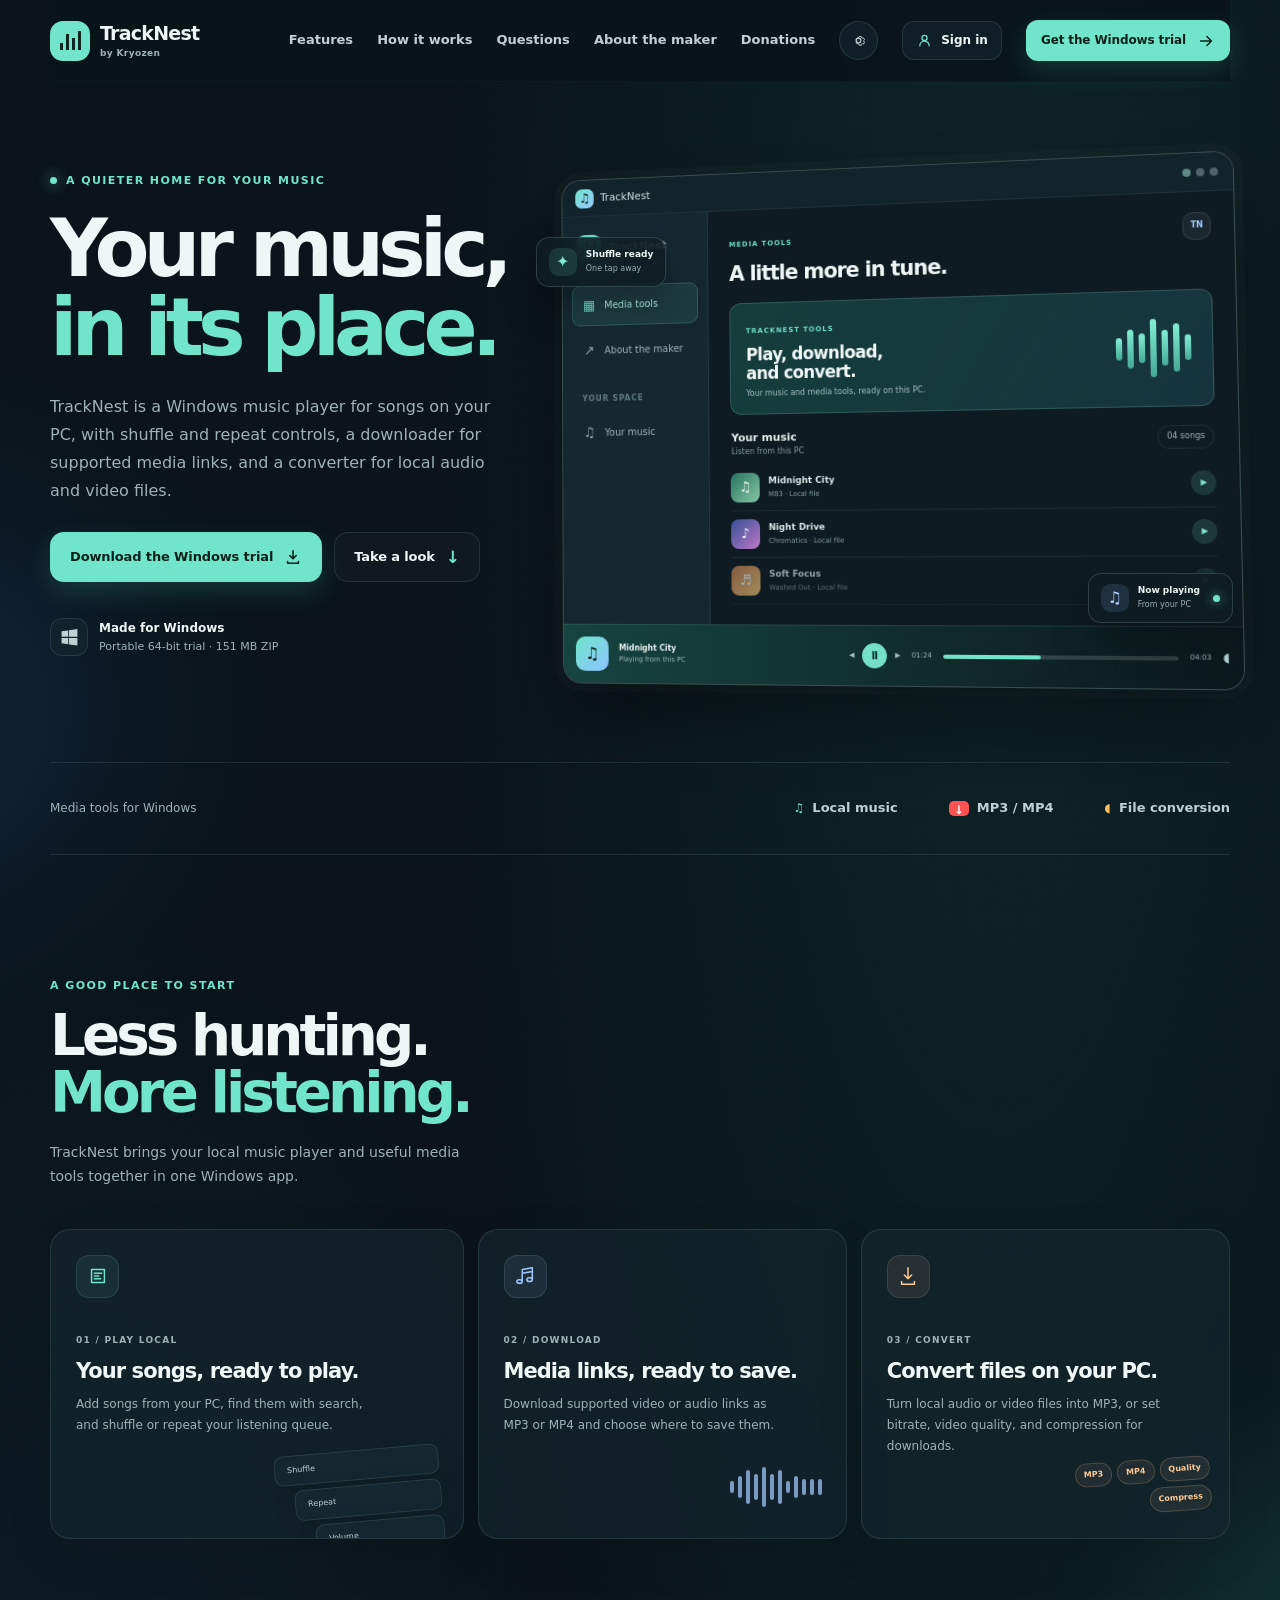
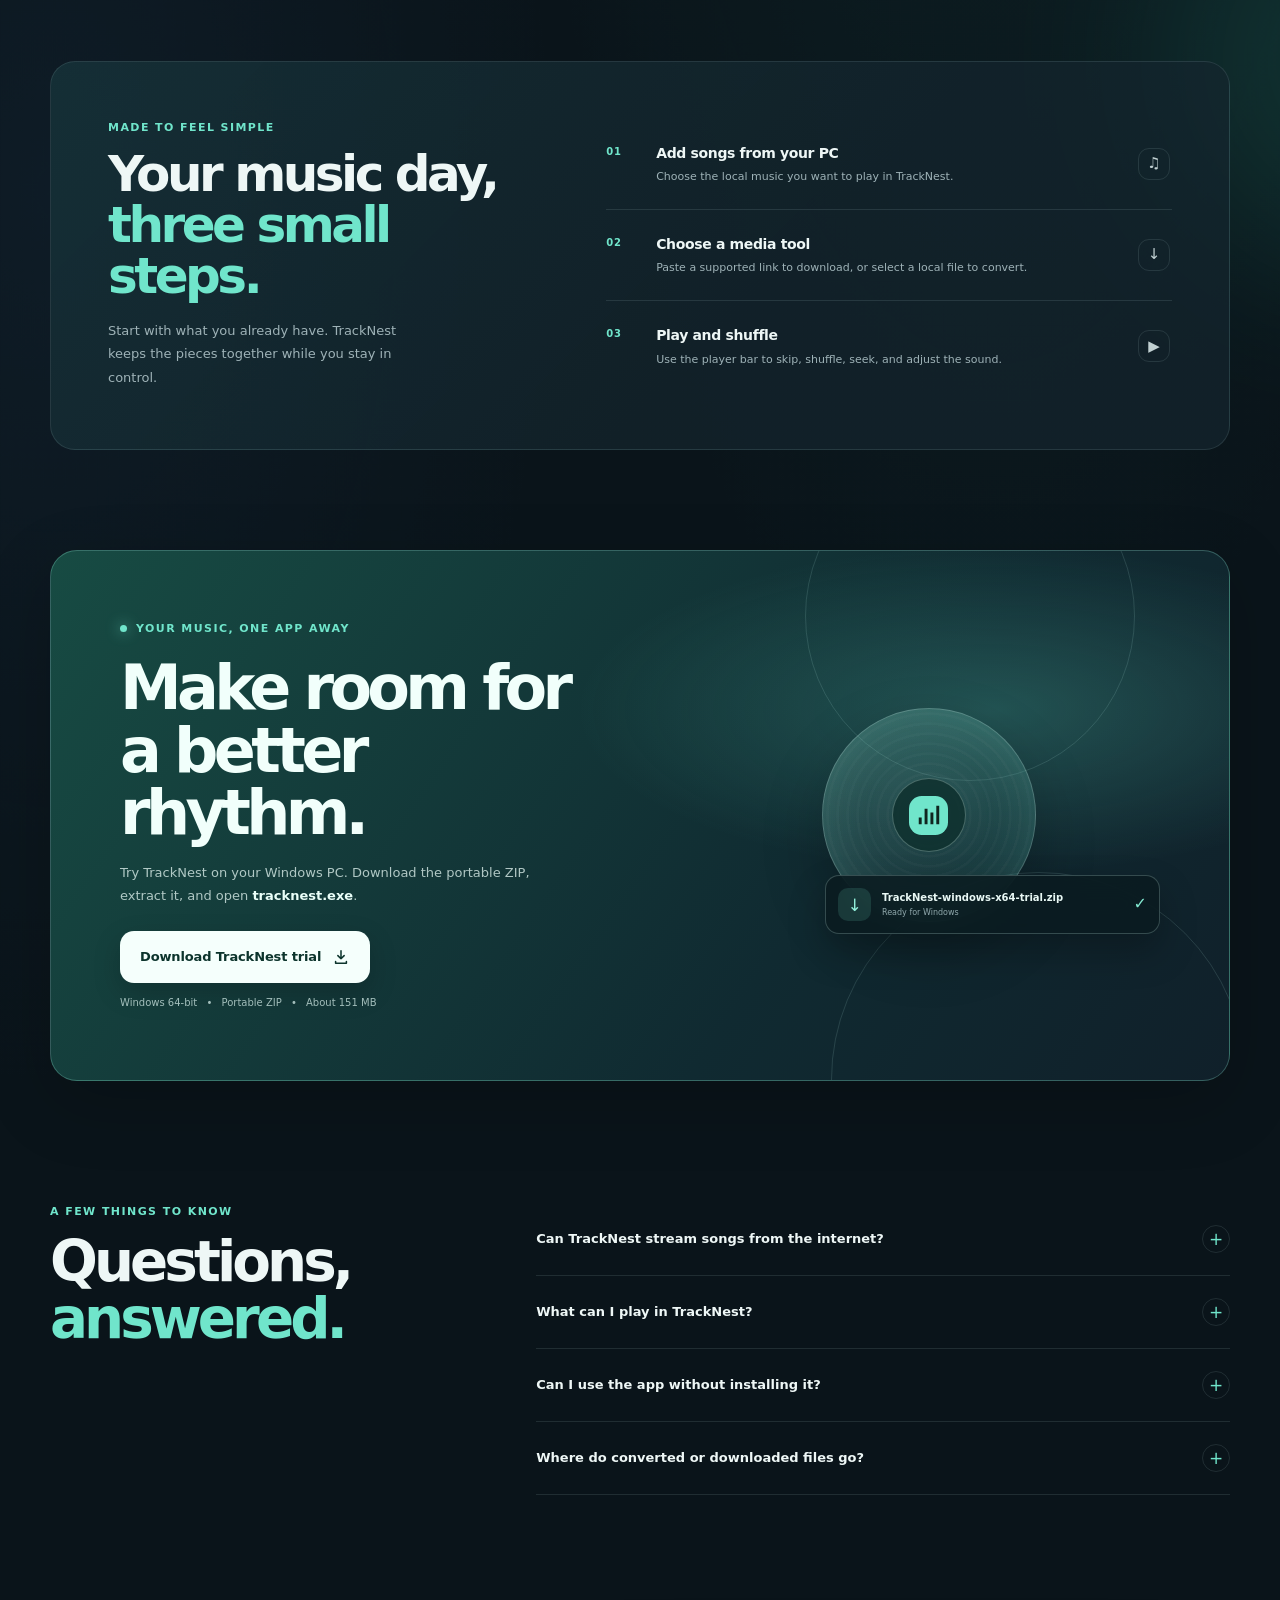
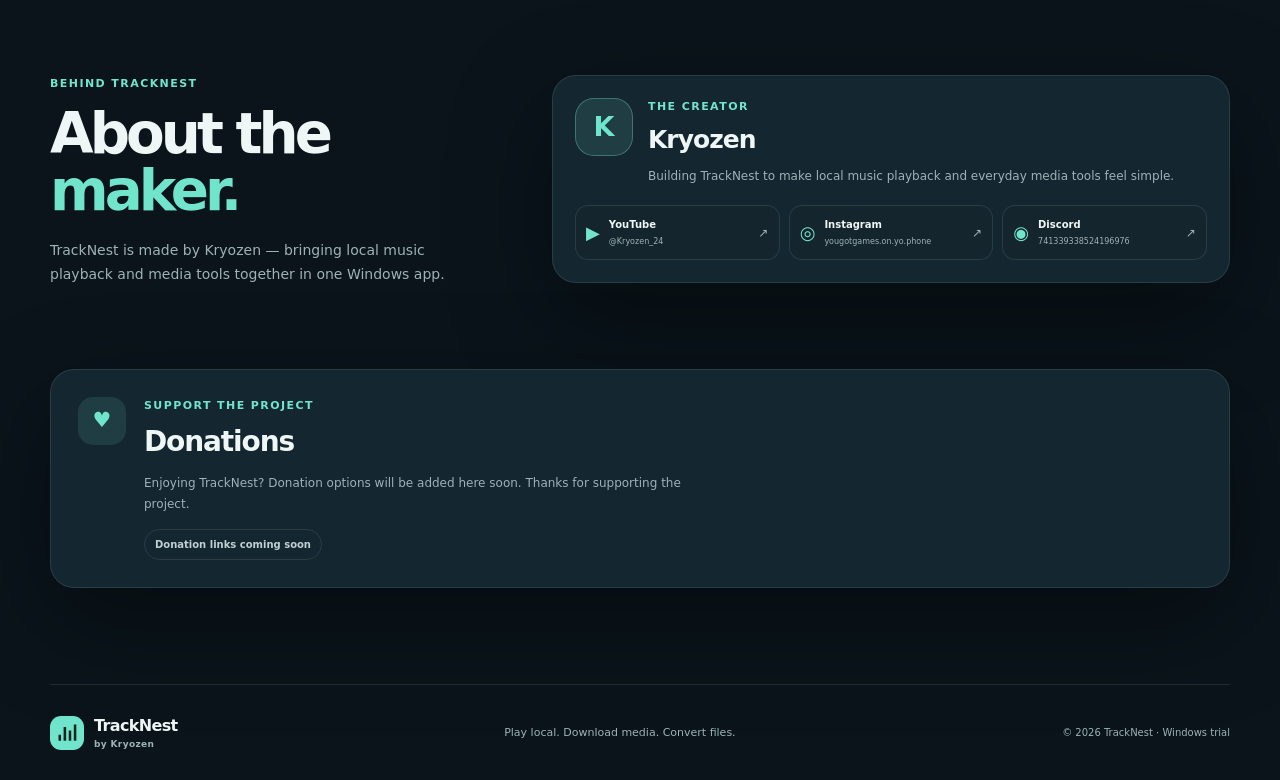
<file: website/index.html>
<!doctype html>
<html lang="en">
  <head>
    <meta charset="UTF-8" />
    <meta name="viewport" content="width=device-width, initial-scale=1" />
    <meta name="theme-color" content="#0b151b" />
    <meta
      name="description"
      content="TrackNest by Kryozen is a Windows music player with shuffle, media downloads, and local file conversion."
    />
    <title>TrackNest — your music, in its place</title>
    <link rel="icon" type="image/svg+xml" href="assets/tracknest-mark.svg" />
    <link rel="stylesheet" href="styles.css?v=5" />
    <script src="auth-config.js?v=3" defer></script>
    <script src="script.js?v=4" defer></script>
  </head>
  <body>
    <div class="page-glow page-glow-one" aria-hidden="true"></div>
    <div class="page-glow page-glow-two" aria-hidden="true"></div>

    <header class="site-header">
      <a class="brand" href="#home" aria-label="TrackNest home">
        <span class="brand-mark" aria-hidden="true">
          <svg viewBox="0 0 40 40" fill="none">
            <rect width="40" height="40" rx="13" fill="currentColor" />
            <path d="M10 22h3v7h-3zm6-9h3v16h-3zm6 4h3v12h-3zm6-7h3v19h-3z" fill="#10251F" />
          </svg>
        </span>
        <span class="brand-label"><b>TrackNest</b><small>by Kryozen</small></span>
      </a>

      <button class="menu-toggle" type="button" aria-expanded="false" aria-controls="primary-nav">
        <span class="sr-only">Open menu</span>
        <span></span><span></span>
      </button>

      <nav class="primary-nav" id="primary-nav" aria-label="Main navigation">
        <a href="#features">Features</a>
        <a href="#how-it-works">How it works</a>
        <a href="#questions">Questions</a>
        <a href="#about-maker">About the maker</a>
        <a href="#donations">Donations</a>
        <button class="settings-toggle" type="button" aria-haspopup="dialog" aria-label="Open settings" title="Settings">
          <svg viewBox="0 0 24 24" fill="none" aria-hidden="true"><path d="M12 8.7a3.3 3.3 0 1 0 0 6.6 3.3 3.3 0 0 0 0-6.6Z" stroke="currentColor" stroke-width="1.7"/><path d="m19.4 13.5 1.1.8-1.5 2.6-1.3-.5a7.7 7.7 0 0 1-1.5.9l-.2 1.4h-3l-.3-1.4a7.7 7.7 0 0 1-1.5-.9l-1.3.5-1.5-2.6 1.1-.8a7.5 7.5 0 0 1 0-1.8l-1.1-.8 1.5-2.6 1.3.5a7.7 7.7 0 0 1 1.5-.9l.3-1.4h3l.2 1.4a7.7 7.7 0 0 1 1.5.9l1.3-.5 1.5 2.6-1.1.8a7.5 7.5 0 0 1 0 1.8Z" stroke="currentColor" stroke-width="1.35" stroke-linejoin="round"/></svg>
        </button>
        <button class="sign-in-open" type="button" aria-haspopup="dialog"><svg viewBox="0 0 20 20" fill="none" aria-hidden="true"><path d="M10 10a3 3 0 1 0 0-6 3 3 0 0 0 0 6Zm5.5 6.2a5.5 5.5 0 0 0-11 0" stroke="currentColor" stroke-width="1.5" stroke-linecap="round"/></svg><span>Sign in</span></button>
        <a class="button button-small button-primary" href="https://github.com/kryozen459/TrackNest/releases/latest/download/TrackNest-windows-x64-trial.zip" download>
          Get the Windows trial
          <svg viewBox="0 0 20 20" fill="none" aria-hidden="true"><path d="M4 10h12m-5-5 5 5-5 5" stroke="currentColor" stroke-width="1.7" stroke-linecap="round" stroke-linejoin="round" /></svg>
        </a>
      </nav>
    </header>

    <dialog class="site-dialog settings-dialog" id="settings-dialog" aria-labelledby="settings-title">
      <div class="dialog-card">
        <div class="dialog-heading">
          <img src="assets/tracknest-mouse.svg" alt="" class="dialog-mouse" />
          <div><p class="eyebrow">MAKE IT YOURS</p><h2 id="settings-title">Settings</h2><p>Little details, just the way you like them.</p></div>
          <button class="dialog-close" type="button" aria-label="Close settings">×</button>
        </div>
        <section class="settings-group" aria-label="Appearance settings">
          <h3>Appearance</h3>
          <div class="setting-row"><span class="setting-symbol">◐</span><span class="setting-copy"><b>Dark mode</b><small>Use the calm night palette</small></span><button class="setting-switch" type="button" role="switch" aria-checked="true" data-setting="darkMode" aria-label="Dark mode"></button></div>
          <div class="setting-row"><span class="setting-symbol">≈</span><span class="setting-copy"><b>Reduce motion</b><small>Shorten page and theme animations</small></span><button class="setting-switch" type="button" role="switch" aria-checked="false" data-setting="reduceMotion" aria-label="Reduce motion"></button></div>
        </section>
        <section class="settings-group" aria-label="Pointer settings">
          <h3>Pointer</h3>
          <div class="setting-row"><span class="setting-symbol">⌖</span><span class="setting-copy"><b>Glowing mouse pointer</b><small>Use the custom mint outline cursor</small></span><button class="setting-switch" type="button" role="switch" aria-checked="true" data-setting="cursorGlow" aria-label="Glowing mouse pointer"></button></div>
        </section>
        <div class="settings-footer"><span>Your preferences stay in this browser.</span><button id="reset-settings" type="button">Reset defaults</button></div>
      </div>
    </dialog>

    <dialog class="site-dialog signin-dialog" id="sign-in-dialog" aria-labelledby="signin-title">
      <div class="dialog-card signin-card">
        <div class="dialog-heading">
          <img src="assets/tracknest-mouse.svg" alt="" class="dialog-mouse" />
          <div><p class="eyebrow">YOUR TRACKNEST</p><h2 id="signin-title">Sign in</h2><p>Use your email to access your account.</p></div>
          <button class="dialog-close" type="button" aria-label="Close sign in">×</button>
        </div>
        <form id="email-signin-form">
          <label for="signin-email">Email address</label>
          <input id="signin-email" name="email" type="email" autocomplete="email" placeholder="you@example.com" required />
          <label for="signin-code" id="signin-code-label" hidden>One-time code</label>
          <input id="signin-code" name="code" type="text" inputmode="numeric" autocomplete="one-time-code" placeholder="Enter the code from your email" hidden />
          <button class="button button-primary signin-submit" type="submit">Continue with email <span aria-hidden="true">→</span></button>
          <p class="signin-status" id="signin-status" role="status">Email sign-in is waiting for account setup. No email is sent yet.</p>
        </form>
        <p class="signin-status signin-session" id="signin-session" role="status" hidden></p>
        <button class="signin-signout" id="signin-signout" type="button" hidden>Sign out</button>
        <div class="signin-note"><span class="status-dot"></span> Sign-in uses a one-time email code.</div>
      </div>
    </dialog>

    <main>
      <section class="hero section-shell" id="home">
        <div class="hero-copy reveal">
          <p class="eyebrow"><span class="status-dot"></span> A quieter home for your music</p>
          <h1>Your music,<br /><span>in its place.</span></h1>
          <p class="hero-description">
            TrackNest is a Windows music player for songs on your PC, with shuffle and repeat controls, a downloader for supported media links, and a converter for local audio and video files.
          </p>
          <div class="hero-actions">
            <a class="button button-primary" href="https://github.com/kryozen459/TrackNest/releases/latest/download/TrackNest-windows-x64-trial.zip" download>
              Download the Windows trial
              <svg viewBox="0 0 20 20" fill="none" aria-hidden="true"><path d="M10 3v9m0 0 3.5-3.5M10 12 6.5 8.5M4 15v2h12v-2" stroke="currentColor" stroke-width="1.7" stroke-linecap="round" stroke-linejoin="round" /></svg>
            </a>
            <a class="button button-quiet" href="#features">Take a look <span aria-hidden="true">↓</span></a>
          </div>
          <div class="build-note">
            <span class="windows-mark" aria-hidden="true">
              <svg viewBox="0 0 24 24" fill="currentColor"><path d="M2 4.2 10.4 3v8H2zm9.4-1.3L22 1.4V11H11.4zM2 12.6h8.4v8L2 19.4zm9.4 0H22v9.6l-10.6-1.5z" /></svg>
            </span>
            <span><strong>Made for Windows</strong><small>Portable 64-bit trial · 151 MB ZIP</small></span>
          </div>
        </div>

        <div class="hero-art reveal" aria-label="TrackNest app preview">
          <div class="art-orbit orbit-one"></div>
          <div class="art-orbit orbit-two"></div>
          <div class="app-window">
            <div class="window-topbar">
              <div class="window-brand"><span class="mini-mark">♫</span> TrackNest</div>
              <div class="window-dots"><i></i><i></i><i></i></div>
            </div>
            <div class="window-body">
              <aside class="mock-sidebar">
                <div class="mock-logo"><span class="brand-mark mini"><svg viewBox="0 0 40 40" fill="none"><rect width="40" height="40" rx="13" fill="currentColor"/><path d="M10 22h3v7h-3zm6-9h3v16h-3zm6 4h3v12h-3zm6-7h3v19h-3z" fill="#10251F"/></svg></span><b>TrackNest</b></div>
                <div class="mock-nav active"><span>▦</span> Media tools</div>
                <div class="mock-nav"><span>↗</span> About the maker</div>
                <div class="sidebar-caption">YOUR SPACE</div>
                <div class="mock-nav"><span>♫</span> Your music</div>
              </aside>
              <div class="mock-content">
                <div class="mock-heading"><div><span class="tiny-label">MEDIA TOOLS</span><h2>A little more in tune.</h2></div><span class="mock-avatar">TN</span></div>
                <div class="mock-banner">
                  <div><span class="tiny-label">TRACKNEST TOOLS</span><h3>Play, download,<br />and convert.</h3><p>Your music and media tools, ready on this PC.</p></div>
                  <div class="equalizer" aria-hidden="true"><i></i><i></i><i></i><i></i><i></i><i></i><i></i></div>
                </div>
                <div class="mock-library-head"><div><b>Your music</b><small>Listen from this PC</small></div><span class="mock-count">04 songs</span></div>
                <div class="mock-track"><span class="track-cover cover-one">♫</span><span class="track-copy"><b>Midnight City</b><small>M83 · Local file</small></span><span class="track-play">▶</span></div>
                <div class="mock-track"><span class="track-cover cover-two">♪</span><span class="track-copy"><b>Night Drive</b><small>Chromatics · Local file</small></span><span class="track-play">▶</span></div>
                <div class="mock-track muted-track"><span class="track-cover cover-three">♬</span><span class="track-copy"><b>Soft Focus</b><small>Washed Out · Local file</small></span><span class="track-play">▶</span></div>
              </div>
            </div>
            <div class="mock-player">
              <span class="player-art">♫</span><span class="player-title"><b>Midnight City</b><small>Playing from this PC</small></span>
              <span class="player-transport"><i>◀</i><b>Ⅱ</b><i>▶</i></span>
              <span class="player-time">01:24</span><span class="player-progress"><i></i></span><span class="player-time">04:03</span>
              <span class="player-volume">◖</span>
            </div>
          </div>
          <div class="floating-chip chip-left"><span class="chip-icon">✦</span><span><b>Shuffle ready</b><small>One tap away</small></span></div>
          <div class="floating-chip chip-right"><span class="chip-icon chip-blue">♫</span><span><b>Now playing</b><small>From your PC</small></span><span class="chip-pulse"></span></div>
        </div>
      </section>

      <section class="service-strip section-shell reveal" aria-label="TrackNest features">
        <span class="service-label">Media tools for Windows</span>
        <div class="service-names"><span><i class="service-spot">♫</i> Local music</span><span><i class="service-yt">↓</i> MP3 / MP4</span><span><i class="service-sc">◖</i> File conversion</span></div>
      </section>

      <section class="features section-shell section-space" id="features">
        <div class="section-heading reveal">
          <p class="eyebrow">A good place to start</p>
          <h2>Less hunting.<br /><span>More listening.</span></h2>
          <p>TrackNest brings your local music player and useful media tools together in one Windows app.</p>
        </div>
        <div class="feature-grid">
          <article class="feature-card feature-large reveal">
            <div class="feature-icon mint-icon"><svg viewBox="0 0 24 24" fill="none" aria-hidden="true"><path d="M5 5h14v14H5zM8 9h8M8 12h5M8 15h7" stroke="currentColor" stroke-width="1.6" stroke-linecap="round" stroke-linejoin="round"/></svg></div>
            <span class="feature-index">01 / PLAY LOCAL</span>
            <h3>Your songs, ready to play.</h3>
            <p>Add songs from your PC, find them with search, and shuffle or repeat your listening queue.</p>
            <div class="feature-decoration playlist-decoration" aria-hidden="true"><span>Shuffle</span><span>Repeat</span><span>Volume</span></div>
          </article>
          <article class="feature-card reveal">
            <div class="feature-icon blue-icon"><svg viewBox="0 0 24 24" fill="none" aria-hidden="true"><path d="M9 18V5l11-2v13M9 18c0 1.1-1.3 2-3 2s-3-.9-3-2 1.3-2 3-2 3 .9 3 2Zm11-2c0 1.1-1.3 2-3 2s-3-.9-3-2 1.3-2 3-2 3 .9 3 2ZM9 9l11-2" stroke="currentColor" stroke-width="1.6" stroke-linecap="round" stroke-linejoin="round"/></svg></div>
            <span class="feature-index">02 / DOWNLOAD</span>
            <h3>Media links, ready to save.</h3>
            <p>Download supported video or audio links as MP3 or MP4 and choose where to save them.</p>
            <div class="mini-wave" aria-hidden="true"><i></i><i></i><i></i><i></i><i></i><i></i><i></i><i></i><i></i><i></i><i></i><i></i></div>
          </article>
          <article class="feature-card reveal">
            <div class="feature-icon peach-icon"><svg viewBox="0 0 24 24" fill="none" aria-hidden="true"><path d="M12 3v12m0 0 4-4m-4 4-4-4M5 18v3h14v-3" stroke="currentColor" stroke-width="1.6" stroke-linecap="round" stroke-linejoin="round"/></svg></div>
            <span class="feature-index">03 / CONVERT</span>
            <h3>Convert files on your PC.</h3>
            <p>Turn local audio or video files into MP3, or set bitrate, video quality, and compression for downloads.</p>
            <div class="format-pills" aria-hidden="true"><span>MP3</span><span>MP4</span><span>Quality</span><span>Compress</span></div>
          </article>
        </div>
      </section>

      <section class="how-section section-shell section-space" id="how-it-works">
        <div class="how-panel reveal">
          <div class="how-intro"><p class="eyebrow">Made to feel simple</p><h2>Your music day,<br /><span>three small steps.</span></h2><p>Start with what you already have. TrackNest keeps the pieces together while you stay in control.</p></div>
          <div class="steps">
            <article class="step"><span class="step-number">01</span><div><h3>Add songs from your PC</h3><p>Choose the local music you want to play in TrackNest.</p></div><span class="step-symbol">♫</span></article>
            <article class="step"><span class="step-number">02</span><div><h3>Choose a media tool</h3><p>Paste a supported link to download, or select a local file to convert.</p></div><span class="step-symbol">↓</span></article>
            <article class="step"><span class="step-number">03</span><div><h3>Play and shuffle</h3><p>Use the player bar to skip, shuffle, seek, and adjust the sound.</p></div><span class="step-symbol">▶</span></article>
          </div>
        </div>
      </section>

      <section class="download-section section-shell section-space" id="download">
        <div class="download-card reveal">
          <div class="download-spark spark-one" aria-hidden="true"></div><div class="download-spark spark-two" aria-hidden="true"></div>
          <div class="download-copy"><p class="eyebrow"><span class="status-dot"></span> Your music, one app away</p><h2>Make room for<br />a better rhythm.</h2><p>Try TrackNest on your Windows PC. Download the portable ZIP, extract it, and open <strong>tracknest.exe</strong>.</p><a class="button button-light" href="https://github.com/kryozen459/TrackNest/releases/latest/download/TrackNest-windows-x64-trial.zip" download>Download TrackNest trial <svg viewBox="0 0 20 20" fill="none" aria-hidden="true"><path d="M10 3v9m0 0 3.5-3.5M10 12 6.5 8.5M4 15v2h12v-2" stroke="currentColor" stroke-width="1.7" stroke-linecap="round" stroke-linejoin="round" /></svg></a><span class="download-meta">Windows 64-bit <i>•</i> Portable ZIP <i>•</i> About 151 MB</span></div>
          <div class="download-art" aria-hidden="true"><div class="disc"><div class="disc-center"><span class="brand-mark"><svg viewBox="0 0 40 40" fill="none"><rect width="40" height="40" rx="13" fill="currentColor"/><path d="M10 22h3v7h-3zm6-9h3v16h-3zm6 4h3v12h-3zm6-7h3v19h-3z" fill="#10251F"/></svg></span></div></div><div class="download-bar"><span class="dl-icon">↓</span><span><b>TrackNest-windows-x64-trial.zip</b><small>Ready for Windows</small></span><span class="dl-check">✓</span></div></div>
        </div>
      </section>

      <section class="faq-section section-shell section-space" id="questions">
        <div class="section-heading reveal"><p class="eyebrow">A few things to know</p><h2>Questions,<br /><span>answered.</span></h2></div>
        <div class="faq-list reveal">
          <details><summary>Can TrackNest stream songs from the internet?<span>+</span></summary><p>TrackNest plays music files saved on your PC. Its downloader can save supported media links to a folder you choose.</p></details>
          <details><summary>What can I play in TrackNest?<span>+</span></summary><p>Add audio files from your PC to Your music. The player includes play/pause, previous/next, seeking, volume, shuffle, and repeat.</p></details>
          <details><summary>Can I use the app without installing it?<span>+</span></summary><p>The Windows trial is a portable ZIP. Extract the folder and open tracknest.exe to start.</p></details>
          <details><summary>Where do converted or downloaded files go?<span>+</span></summary><p>Choose a save folder in the app before converting or downloading media.</p></details>
        </div>
      </section>

      <section class="creator-section section-shell section-space" id="about-maker">
        <div class="section-heading reveal">
          <p class="eyebrow">BEHIND TRACKNEST</p>
          <h2>About the <span>maker.</span></h2>
          <p>TrackNest is made by Kryozen — bringing local music playback and media tools together in one Windows app.</p>
        </div>
        <div class="creator-card reveal">
          <div class="creator-avatar" aria-hidden="true">K</div>
          <div class="creator-intro"><p class="eyebrow">THE CREATOR</p><h3>Kryozen</h3><p>Building TrackNest to make local music playback and everyday media tools feel simple.</p></div>
          <div class="creator-socials" aria-label="Kryozen’s social profiles">
            <a href="https://www.youtube.com/@Kryozen_24" target="_blank" rel="noopener noreferrer"><span aria-hidden="true">▶</span><span><b>YouTube</b><small>@Kryozen_24</small></span><span class="social-arrow" aria-hidden="true">↗</span></a>
            <a href="https://www.instagram.com/yougotgames.on.yo.phone/" target="_blank" rel="noopener noreferrer"><span aria-hidden="true">◎</span><span><b>Instagram</b><small>yougotgames.on.yo.phone</small></span><span class="social-arrow" aria-hidden="true">↗</span></a>
            <a href="https://discord.com/users/741339338524196976" target="_blank" rel="noopener noreferrer"><span aria-hidden="true">◉</span><span><b>Discord</b><small>741339338524196976</small></span><span class="social-arrow" aria-hidden="true">↗</span></a>
          </div>
        </div>
      </section>

      <section class="donations-section section-shell section-space" id="donations">
        <div class="donation-card reveal">
          <span class="donation-icon" aria-hidden="true">♥</span>
          <div><p class="eyebrow">SUPPORT THE PROJECT</p><h2>Donations</h2><p>Enjoying TrackNest? Donation options will be added here soon. Thanks for supporting the project.</p><span class="donation-status">Donation links coming soon</span></div>
        </div>
      </section>
    </main>

    <footer class="site-footer section-shell">
      <a class="brand" href="#home"><span class="brand-mark" aria-hidden="true"><svg viewBox="0 0 40 40" fill="none"><rect width="40" height="40" rx="13" fill="currentColor"/><path d="M10 22h3v7h-3zm6-9h3v16h-3zm6 4h3v12h-3zm6-7h3v19h-3z" fill="#10251F"/></svg></span><span class="brand-label"><b>TrackNest</b><small>by Kryozen</small></span></a>
      <p>Play local. Download media. Convert files.</p>
      <span class="footer-copy">© <span id="current-year">2026</span> TrackNest · Windows trial</span>
    </footer>
  </body>
</html>
</file>
<file: website/styles.css>
:root {
  color-scheme: dark;
  --bg: #0a141a;
  --bg-soft: #0e1b22;
  --panel: rgba(20, 37, 46, 0.82);
  --panel-strong: #142630;
  --line: rgba(210, 239, 239, 0.11);
  --text: #eef7f6;
  --muted: #9eb2b7;
  --muted-strong: #c1d0d2;
  --accent: #70e5cb;
  --accent-deep: #40c6aa;
  --blue: #a2caff;
  --peach: #ffca96;
  --shadow: 0 34px 100px rgba(0, 0, 0, 0.36);
  --header-bg: rgba(10, 20, 26, 0.76);
  --card-bg: rgba(20, 37, 46, 0.7);
}

:root[data-theme='light'] {
  color-scheme: light;
  --bg: #f1f7f7;
  --bg-soft: #e8f0f1;
  --panel: rgba(255, 255, 255, 0.83);
  --panel-strong: #ffffff;
  --line: rgba(25, 65, 73, 0.13);
  --text: #14272d;
  --muted: #5d737a;
  --muted-strong: #37545b;
  --accent: #087e72;
  --accent-deep: #087267;
  --blue: #386a9b;
  --peach: #9a5b00;
  --shadow: 0 28px 80px rgba(43, 78, 84, 0.15);
  --header-bg: rgba(241, 247, 247, 0.84);
  --card-bg: rgba(255, 255, 255, 0.77);
}

* { box-sizing: border-box; }

body[data-cursor-glow='on'] { cursor: url("assets/tracknest-pointer.svg") 6 4, auto; }
body[data-cursor-glow='on'] a, body[data-cursor-glow='on'] button, body[data-cursor-glow='on'] summary { cursor: url("assets/tracknest-pointer.svg") 6 4, pointer; }

html { scroll-behavior: smooth; scroll-padding-top: 94px; }

body {
  position: relative;
  min-width: 320px;
  margin: 0;
  overflow-x: hidden;
  background:
    radial-gradient(ellipse at 78% 9%, rgba(40, 158, 135, 0.12), transparent 35rem),
    radial-gradient(ellipse at 4% 45%, rgba(64, 116, 180, 0.08), transparent 32rem),
    var(--bg);
  color: var(--text);
  font-family: "Segoe UI", Inter, ui-sans-serif, system-ui, -apple-system, BlinkMacSystemFont, sans-serif;
  line-height: 1.55;
  transition: background-color 360ms ease, color 360ms ease;
}

button, a { font: inherit; }
a { color: inherit; text-decoration: none; }
button { color: inherit; }
svg { display: block; }

.sr-only {
  position: absolute;
  width: 1px;
  height: 1px;
  padding: 0;
  margin: -1px;
  overflow: hidden;
  clip: rect(0, 0, 0, 0);
  white-space: nowrap;
  border: 0;
}

.page-glow {
  position: absolute;
  z-index: -1;
  width: 420px;
  height: 420px;
  border-radius: 50%;
  filter: blur(90px);
  opacity: 0.13;
  pointer-events: none;
}

.page-glow-one { top: 500px; left: -300px; background: #397fed; }
.page-glow-two { top: 1450px; right: -300px; background: #37deb6; }

.section-shell, .site-header {
  width: min(1180px, calc(100% - 64px));
  margin-inline: auto;
}

.site-header {
  position: sticky;
  z-index: 20;
  top: 0;
  display: flex;
  min-height: 82px;
  align-items: center;
  justify-content: space-between;
  border-bottom: 1px solid var(--line);
  background: var(--header-bg);
  backdrop-filter: blur(20px);
  -webkit-backdrop-filter: blur(20px);
}

.site-header::before {
  position: fixed;
  z-index: -1;
  top: 0;
  right: 0;
  left: 0;
  height: 82px;
  background: var(--header-bg);
  content: "";
}

.brand { display: inline-flex; align-items: center; gap: 10px; font-size: 19px; font-weight: 750; letter-spacing: -0.04em; }
.brand-mark { display: inline-flex; width: 40px; height: 40px; color: var(--accent); }
.brand-mark svg { width: 100%; height: 100%; }
.brand-label { display: flex; flex-direction: column; align-items: flex-start; line-height: 1.12; }
.brand-label b { font-size: inherit; font-weight: 750; }
.brand-label small { margin-top: 4px; color: var(--muted); font-size: 9px; font-weight: 600; letter-spacing: .04em; }
.primary-nav { display: flex; align-items: center; gap: 24px; color: var(--muted-strong); font-size: 13px; font-weight: 600; }
.primary-nav > a:not(.button) { transition: color 180ms ease; }
.primary-nav > a:not(.button):hover { color: var(--text); }

.theme-toggle, .settings-toggle, .menu-toggle {
  display: grid;
  width: 39px;
  height: 39px;
  place-items: center;
  border: 1px solid var(--line);
  border-radius: 50%;
  background: var(--card-bg);
  cursor: pointer;
  transition: transform 180ms ease, border-color 180ms ease, background 180ms ease;
}

.theme-toggle:hover, .settings-toggle:hover, .menu-toggle:hover { transform: translateY(-2px); border-color: var(--accent); }
.theme-toggle svg, .settings-toggle svg { width: 17px; height: 17px; }
.primary-nav .theme-toggle, .primary-nav .settings-toggle { width: 39px; height: 39px; min-height: 39px; padding: 0; flex: 0 0 39px; }
.primary-nav .theme-toggle svg, .primary-nav .settings-toggle svg, .primary-nav .sign-in-open svg { width: 17px; height: 17px; max-width: 17px; max-height: 17px; }
.sign-in-open { display: inline-flex; min-height: 39px; align-items: center; justify-content: center; gap: 8px; padding: 0 13px; border: 1px solid var(--line); border-radius: 12px; background: var(--card-bg); color: var(--text); font-size: 12px; font-weight: 700; cursor: pointer; transition: transform 180ms ease, border-color 180ms ease, box-shadow 180ms ease; }
.sign-in-open svg { width: 17px; height: 17px; color: var(--accent); }
.sign-in-open:hover { transform: translateY(-2px); border-color: var(--accent); box-shadow: 0 0 18px rgba(112,229,203,.12); }
.menu-toggle { display: none; }

.site-dialog { width: min(100% - 30px, 500px); max-width: none; max-height: min(88vh, 760px); padding: 0; overflow: auto; border: 1px solid var(--line); border-radius: 24px; background: var(--panel-strong); color: var(--text); box-shadow: var(--shadow), 0 0 60px rgba(112,229,203,.1); }
.site-dialog::backdrop { background: rgba(3,10,13,.68); backdrop-filter: blur(8px); }
.dialog-card { padding: 24px; }
.dialog-heading { display: flex; align-items: center; gap: 15px; margin-bottom: 25px; }
.dialog-mouse { width: 48px; height: 58px; flex: 0 0 48px; filter: drop-shadow(0 0 12px rgba(112,229,203,.28)); }
.dialog-heading .eyebrow { margin: 0 0 3px; font-size: 9px; }
.dialog-heading h2 { margin: 0; font-size: 29px; letter-spacing: -.055em; line-height: 1.05; }
.dialog-heading p:last-child { margin: 5px 0 0; color: var(--muted); font-size: 11px; }
.dialog-close { width: 34px; height: 34px; flex: 0 0 34px; align-self: flex-start; margin-left: auto; border: 1px solid var(--line); border-radius: 50%; background: var(--card-bg); color: var(--muted-strong); font-size: 23px; line-height: 1; cursor: pointer; }
.dialog-close:hover { border-color: var(--accent); color: var(--accent); }
.settings-group { padding: 16px 0 6px; border-top: 1px solid var(--line); }
.settings-group h3 { margin: 0 0 8px 5px; color: var(--accent); font-size: 9px; font-weight: 850; letter-spacing: .13em; text-transform: uppercase; }
.setting-row { display: flex; min-height: 61px; align-items: center; gap: 11px; }
.setting-symbol { display: grid; width: 34px; height: 34px; flex: 0 0 34px; place-items: center; border: 1px solid var(--line); border-radius: 11px; background: var(--card-bg); color: var(--accent); font-size: 17px; }
.setting-copy { min-width: 0; flex: 1; }.setting-copy b, .setting-copy small { display: block; }.setting-copy b { font-size: 11px; }.setting-copy small { margin-top: 2px; color: var(--muted); font-size: 9px; }
.setting-switch { position: relative; width: 42px; height: 24px; flex: 0 0 42px; padding: 0; border: 1px solid var(--line); border-radius: 20px; background: rgba(117,141,149,.22); cursor: pointer; transition: background 180ms ease, border-color 180ms ease; }
.setting-switch::after { position: absolute; top: 3px; left: 3px; width: 16px; height: 16px; border-radius: 50%; background: var(--muted-strong); content: ""; transition: transform 180ms cubic-bezier(.2,.8,.2,1), background 180ms ease, box-shadow 180ms ease; }
.setting-switch[aria-checked='true'] { border-color: rgba(112,229,203,.58); background: rgba(112,229,203,.2); }.setting-switch[aria-checked='true']::after { transform: translateX(18px); background: var(--accent); box-shadow: 0 0 13px rgba(112,229,203,.72); }
.settings-footer { display: flex; align-items: center; justify-content: space-between; gap: 12px; margin-top: 17px; padding-top: 14px; border-top: 1px solid var(--line); color: var(--muted); font-size: 9px; }.settings-footer button { padding: 7px 10px; border: 1px solid var(--line); border-radius: 9px; background: transparent; color: var(--muted-strong); font-size: 9px; cursor: pointer; }.settings-footer button:hover { border-color: var(--accent); color: var(--accent); }
.signin-card { padding-bottom: 20px; }.signin-card form { display: grid; gap: 9px; }.signin-card label { color: var(--muted-strong); font-size: 10px; font-weight: 700; }.signin-card input { width: 100%; min-height: 48px; padding: 0 14px; border: 1px solid var(--line); border-radius: 12px; outline: none; background: var(--bg-soft); color: var(--text); font: inherit; font-size: 12px; }.signin-card input:focus { border-color: var(--accent); box-shadow: 0 0 0 3px rgba(112,229,203,.12); }.signin-submit { width: 100%; margin-top: 4px; }.signin-submit:disabled { opacity: .66; cursor: wait; }.signin-status { min-height: 32px; margin: 1px 0 0; color: var(--muted); font-size: 10px; line-height: 1.55; }.signin-note { display: flex; align-items: center; gap: 7px; margin-top: 13px; padding-top: 13px; border-top: 1px solid var(--line); color: var(--muted); font-size: 9px; }.signin-signout { margin-top: 12px; padding: 7px 11px; border: 1px solid var(--line); border-radius: 9px; background: var(--card-bg); color: var(--muted-strong); font-size: 10px; cursor: pointer; }.signin-signout:hover { border-color: var(--accent); color: var(--accent); }

.button {
  display: inline-flex;
  min-height: 50px;
  align-items: center;
  justify-content: center;
  gap: 11px;
  padding: 0 19px;
  border: 1px solid transparent;
  border-radius: 14px;
  font-size: 13px;
  font-weight: 750;
  letter-spacing: -0.01em;
  transition: transform 180ms ease, box-shadow 180ms ease, background-color 180ms ease, border-color 180ms ease;
}

.button:hover { transform: translateY(-2px); }
.button svg { width: 18px; height: 18px; }
.button-primary { background: var(--accent); color: #09201b; box-shadow: 0 10px 26px rgba(66, 210, 180, 0.18); }
.button-primary:hover { background: #91f2dc; box-shadow: 0 14px 34px rgba(66, 210, 180, 0.27); }
.button-small { min-height: 41px; padding-inline: 14px; border-radius: 12px; font-size: 12px; }
.button-quiet { border-color: var(--line); background: rgba(255,255,255,0.025); color: var(--text); }
.button-quiet:hover { border-color: rgba(112,229,203,0.42); background: rgba(112,229,203,0.06); }
.button-quiet span { color: var(--accent); font-size: 17px; }
.button-light { min-height: 52px; background: #f5fffc; color: #0c342c; box-shadow: 0 10px 28px rgba(0,0,0,.18); }
.button-light:hover { background: #fff; box-shadow: 0 14px 32px rgba(0,0,0,.22); }

.hero {
  display: grid;
  min-height: 680px;
  grid-template-columns: minmax(0, .82fr) minmax(0, 1.18fr);
  align-items: center;
  gap: 22px;
  padding-top: 44px;
  padding-bottom: 38px;
}

.hero-copy { position: relative; z-index: 2; padding: 10px 0 32px; }
.eyebrow { display: flex; align-items: center; gap: 9px; margin: 0 0 20px; color: var(--accent); font-size: 11px; font-weight: 800; letter-spacing: .13em; text-transform: uppercase; }
.status-dot { width: 7px; height: 7px; border-radius: 50%; background: var(--accent); box-shadow: 0 0 14px rgba(112,229,203,.8); }
.hero h1 { max-width: 590px; margin: 0; font-size: clamp(54px, 6.25vw, 82px); font-weight: 730; letter-spacing: -.075em; line-height: .99; }
.hero h1 span, .section-heading h2 span, .how-intro h2 span { color: var(--accent); }
.hero-description { max-width: 455px; margin: 26px 0 27px; color: var(--muted); font-size: 16px; line-height: 1.75; }
.hero-actions { display: flex; flex-wrap: wrap; gap: 12px; }
.build-note { display: flex; align-items: center; gap: 11px; margin-top: 36px; color: var(--text); }
.windows-mark { display: grid; width: 38px; height: 38px; place-items: center; border: 1px solid var(--line); border-radius: 12px; background: var(--card-bg); color: var(--muted-strong); }
.windows-mark svg { width: 19px; height: 19px; }
.build-note strong, .build-note small { display: block; }
.build-note strong { font-size: 12px; }
.build-note small { margin-top: 1px; color: var(--muted); font-size: 11px; }

.hero-art { position: relative; display: flex; min-width: 0; min-height: 540px; align-items: center; justify-content: center; perspective: 1300px; }
.art-orbit { position: absolute; border: 1px solid rgba(112,229,203,.12); border-radius: 50%; transform: rotate(-22deg); }
.orbit-one { width: 590px; height: 310px; }
.orbit-two { width: 620px; height: 390px; transform: rotate(36deg); border-color: rgba(159,197,255,.09); }
.app-window { position: relative; z-index: 1; width: min(100%, 690px); overflow: hidden; border: 1px solid rgba(197,237,233,.24); border-radius: 20px; background: #0e1b22; box-shadow: 0 38px 95px rgba(0,0,0,.44), 0 0 0 8px rgba(255,255,255,.025); transform: rotateY(-8deg) rotateX(2deg) rotateZ(-1deg); transition: transform 500ms cubic-bezier(.2,.8,.2,1); }
.hero-art:hover .app-window { transform: rotateY(-3deg) rotateX(0) rotateZ(0); }
.window-topbar { display: flex; height: 38px; align-items: center; justify-content: space-between; padding: 0 14px; border-bottom: 1px solid rgba(255,255,255,.06); background: #13232c; color: #d6e6e7; font-size: 11px; }
.window-brand { display: flex; align-items: center; gap: 7px; }
.mini-mark { display: grid; width: 20px; height: 20px; place-items: center; border-radius: 7px; background: linear-gradient(135deg,#70e5cb,#99c8ff); color: #08231d; font-size: 13px; font-weight: 900; }
.window-dots { display: flex; gap: 5px; }
.window-dots i { width: 8px; height: 8px; border-radius: 50%; background: #51636a; }
.window-dots i:first-child { background: #5e8b83; }
.window-body { display: flex; min-height: 357px; }
.mock-sidebar { width: 156px; flex: 0 0 156px; padding: 17px 10px; border-right: 1px solid rgba(255,255,255,.07); background: rgba(23,43,52,.86); }
.mock-logo { display: flex; align-items: center; gap: 8px; margin: 2px 5px 26px; color: #eaf4f4; font-size: 11px; }
.brand-mark.mini { width: 27px; height: 27px; }
.mock-nav { display: flex; align-items: center; gap: 9px; margin-bottom: 5px; padding: 9px 10px; border: 1px solid transparent; border-radius: 9px; color: #9fb2b9; font-size: 10px; }
.mock-nav span { width: 15px; color: #81a2a8; font-size: 14px; text-align: center; }
.mock-nav.active { border-color: rgba(112,229,203,.2); background: rgba(112,229,203,.1); color: #b6f3e7; }
.mock-nav.active span { color: var(--accent); }
.sidebar-caption { margin: 24px 11px 7px; color: #5f7a81; font-size: 8px; font-weight: 800; letter-spacing: .12em; }
.mock-content { min-width: 0; flex: 1; padding: 20px 22px; }
.mock-heading { display: flex; align-items: flex-start; justify-content: space-between; margin-bottom: 14px; }
.tiny-label { color: #6fe0c7; font-size: 7px; font-weight: 800; letter-spacing: .15em; }
.mock-heading h2 { margin: 4px 0 0; color: #eff8f6; font-size: 21px; letter-spacing: -.05em; }
.mock-avatar { display: grid; width: 27px; height: 27px; place-items: center; border: 1px solid rgba(255,255,255,.1); border-radius: 10px; background: rgba(255,255,255,.05); color: #a5caff; font-size: 8px; font-weight: 800; }
.mock-banner { display: flex; min-height: 112px; align-items: center; justify-content: space-between; padding: 13px 16px; border: 1px solid rgba(158,233,221,.19); border-radius: 12px; background: linear-gradient(120deg,rgba(33,115,101,.38),rgba(24,58,68,.78)); }
.mock-banner h3 { margin: 5px 0 5px; color: #eff8f6; font-size: 17px; letter-spacing: -.04em; line-height: 1.12; }
.mock-banner p { margin: 0; color: #a8c0c2; font-size: 8px; }
.equalizer { display: flex; height: 61px; align-items: center; gap: 5px; padding-right: 4px; }
.equalizer i { width: 6px; border-radius: 8px; background: linear-gradient(180deg,#82efd5,#45a995); animation: equalize 1.35s ease-in-out infinite alternate; }
.equalizer i:nth-child(1) { height: 22px; animation-delay: -.3s; }.equalizer i:nth-child(2) { height: 38px; animation-delay: -.9s; }.equalizer i:nth-child(3) { height: 29px; animation-delay: -.5s; }.equalizer i:nth-child(4) { height: 57px; animation-delay: -.1s; }.equalizer i:nth-child(5) { height: 35px; animation-delay: -.7s; }.equalizer i:nth-child(6) { height: 47px; animation-delay: -.4s; }.equalizer i:nth-child(7) { height: 25px; animation-delay: -.8s; }
.mock-library-head { display: flex; align-items: center; justify-content: space-between; margin: 15px 1px 7px; }
.mock-library-head b, .mock-library-head small { display: block; }
.mock-library-head b { color: #e6f0ef; font-size: 11px; }
.mock-library-head small { color: #839ba1; font-size: 8px; }
.mock-count { padding: 4px 8px; border: 1px solid rgba(255,255,255,.08); border-radius: 20px; color: #9eb2b7; font-size: 8px; }
.mock-track { display: flex; min-height: 47px; align-items: center; gap: 9px; border-bottom: 1px solid rgba(255,255,255,.06); }
.track-cover { display: grid; width: 30px; height: 30px; flex: 0 0 30px; place-items: center; border-radius: 8px; color: #e9f8f5; font-size: 14px; }
.cover-one { background: linear-gradient(135deg,#26725e,#86c7a6); }.cover-two { background: linear-gradient(135deg,#354f97,#bd79c7); }.cover-three { background: linear-gradient(135deg,#c07b4e,#ebc378); }
.track-copy { min-width: 0; flex: 1; }
.track-copy b, .track-copy small { display: block; overflow: hidden; text-overflow: ellipsis; white-space: nowrap; }
.track-copy b { color: #d9e8e8; font-size: 9px; font-weight: 650; }
.track-copy small { margin-top: 1px; color: #82999f; font-size: 7px; }
.track-play { display: grid; width: 24px; height: 24px; place-items: center; border-radius: 50%; background: rgba(112,229,203,.14); color: #83e6d0; font-size: 8px; }
.muted-track { opacity: .67; }
.mock-player { display: flex; min-height: 60px; align-items: center; gap: 11px; padding: 8px 13px; border-top: 1px solid rgba(172,223,220,.11); background: linear-gradient(90deg,rgba(23,71,67,.93),rgba(11,24,27,.96)); }
.player-art { display: grid; width: 35px; height: 35px; flex: 0 0 35px; place-items: center; border-radius: 10px; background: linear-gradient(135deg,#70e5cb,#8dc3ff); color: #08231e; font-size: 17px; }
.player-title { min-width: 115px; flex: 1; }
.player-title b, .player-title small { display: block; overflow: hidden; text-overflow: ellipsis; white-space: nowrap; }
.player-title b { color: #eaf5f4; font-size: 8px; }.player-title small { color: #9eb4b8; font-size: 7px; }
.player-transport { display: flex; align-items: center; gap: 8px; color: #a7bcc0; font-size: 9px; }
.player-transport b { display: grid; width: 25px; height: 25px; place-items: center; border-radius: 50%; background: #73e0c7; color: #0d3028; font-size: 10px; }
.player-transport i { font-size: 7px; font-style: normal; }
.player-time { color: #9fb3b7; font-size: 7px; white-space: nowrap; }
.player-progress { height: 4px; flex: 1; overflow: hidden; border-radius: 8px; background: rgba(255,255,255,.15); }
.player-progress i { display: block; width: 42%; height: 100%; border-radius: inherit; background: #70e5cb; }
.player-volume { color: #afd3d0; font-size: 12px; }
.floating-chip { position: absolute; z-index: 2; display: flex; align-items: center; gap: 9px; padding: 10px 12px; border: 1px solid rgba(211,244,239,.16); border-radius: 13px; background: rgba(14,29,36,.86); box-shadow: 0 18px 38px rgba(0,0,0,.26); backdrop-filter: blur(16px); animation: float 5s ease-in-out infinite; }
.chip-left { top: 82px; left: -11px; }.chip-right { right: -3px; bottom: 72px; animation-delay: -2.5s; }
.chip-icon { display: grid; width: 28px; height: 28px; place-items: center; border-radius: 9px; background: rgba(112,229,203,.13); color: #82ebd3; }
.chip-blue { background: rgba(157,195,255,.13); color: #accfff; }
.floating-chip b, .floating-chip small { display: block; }.floating-chip b { font-size: 9px; }.floating-chip small { margin-top: 1px; color: #9bafb4; font-size: 8px; }
.chip-pulse { width: 7px; height: 7px; margin-left: 4px; border-radius: 50%; background: #70e5cb; box-shadow: 0 0 11px rgba(112,229,203,.8); }

.service-strip { display: flex; min-height: 93px; align-items: center; justify-content: space-between; gap: 20px; border-top: 1px solid var(--line); border-bottom: 1px solid var(--line); }
.service-label { color: var(--muted); font-size: 12px; }
.service-names { display: flex; flex-wrap: wrap; align-items: center; gap: clamp(20px, 4vw, 51px); color: var(--muted-strong); font-size: 13px; font-weight: 700; }
.service-names span { display: inline-flex; align-items: center; gap: 8px; }
.service-names i { font-size: 12px; font-style: normal; }.service-spot { color: #70e5cb; }.service-yt { display: grid; width: 20px; height: 15px; place-items: center; border-radius: 5px; background: #ff5252; color: white; font-size: 8px; }.service-sc { color: #ffbd62; }

.section-space { padding-top: 122px; }
.section-heading { max-width: 540px; margin-bottom: 40px; }
.section-heading .eyebrow, .how-intro .eyebrow { margin-bottom: 13px; }
.section-heading h2, .how-intro h2 { margin: 0; font-size: clamp(38px, 4.4vw, 58px); font-weight: 720; letter-spacing: -.07em; line-height: 1.02; }
.section-heading > p:last-child { max-width: 435px; margin: 18px 0 0; color: var(--muted); font-size: 14px; line-height: 1.75; }
.feature-grid { display: grid; grid-template-columns: 1.12fr 1fr 1fr; gap: 14px; }
.feature-card { position: relative; min-height: 310px; overflow: hidden; padding: 25px; border: 1px solid var(--line); border-radius: 20px; background: var(--card-bg); box-shadow: 0 16px 50px rgba(0,0,0,.08); transition: transform 220ms ease, border-color 220ms ease, background 300ms ease; }
.feature-card:hover { transform: translateY(-5px); border-color: rgba(112,229,203,.34); }
.feature-icon { display: grid; width: 43px; height: 43px; place-items: center; margin-bottom: 28px; border: 1px solid var(--line); border-radius: 13px; }
.feature-icon svg { width: 22px; height: 22px; }.mint-icon { color: var(--accent); background: rgba(112,229,203,.08); }.blue-icon { color: var(--blue); background: rgba(157,195,255,.09); }.peach-icon { color: var(--peach); background: rgba(255,202,150,.09); }
.feature-index { color: var(--muted); font-size: 9px; font-weight: 800; letter-spacing: .14em; }
.feature-card h3 { margin: 8px 0 11px; font-size: 21px; letter-spacing: -.045em; line-height: 1.17; }
.feature-card p { max-width: 290px; margin: 0; color: var(--muted); font-size: 12px; line-height: 1.75; }
.feature-decoration { position: absolute; right: 21px; bottom: -13px; display: grid; width: 165px; gap: 5px; transform: rotate(-5deg); }
.playlist-decoration span { padding: 8px 12px; border: 1px solid var(--line); border-radius: 9px; background: var(--panel-strong); color: var(--muted-strong); box-shadow: 0 8px 24px rgba(0,0,0,.13); font-size: 8px; }
.playlist-decoration span:nth-child(2) { margin-left: 18px; }.playlist-decoration span:nth-child(3) { margin-left: 36px; }
.mini-wave { position: absolute; right: 24px; bottom: 30px; display: flex; height: 41px; align-items: center; gap: 4px; opacity: .72; }
.mini-wave i { width: 4px; border-radius: 6px; background: var(--blue); animation: equalize 1s ease-in-out infinite alternate; }.mini-wave i:nth-child(3n) { animation-delay: -.4s; }.mini-wave i:nth-child(3n + 1) { animation-delay: -.8s; }.mini-wave i:nth-child(1), .mini-wave i:nth-child(8) { height: 12px; }.mini-wave i:nth-child(2), .mini-wave i:nth-child(9) { height: 22px; }.mini-wave i:nth-child(3), .mini-wave i:nth-child(7) { height: 34px; }.mini-wave i:nth-child(4), .mini-wave i:nth-child(6) { height: 26px; }.mini-wave i:nth-child(5) { height: 40px; }.mini-wave i:nth-child(n + 10) { height: 16px; }
.format-pills { position: absolute; right: 18px; bottom: 24px; display: flex; flex-wrap: wrap; justify-content: flex-end; gap: 5px; max-width: 150px; transform: rotate(-4deg); }
.format-pills span { padding: 5px 8px; border: 1px solid rgba(255,202,150,.2); border-radius: 16px; background: rgba(255,202,150,.07); color: var(--peach); font-size: 8px; font-weight: 700; }

.how-panel { display: grid; grid-template-columns: .85fr 1.15fr; gap: 80px; padding: clamp(27px, 5vw, 57px); border: 1px solid var(--line); border-radius: 25px; background: linear-gradient(135deg,rgba(25,57,63,.66),var(--card-bg) 60%); }
:root[data-theme='light'] .how-panel { background: linear-gradient(135deg,rgba(191,236,226,.65),var(--card-bg) 65%); }
.how-intro h2 { font-size: clamp(35px, 4vw, 50px); }.how-intro > p:last-child { max-width: 330px; margin: 17px 0 0; color: var(--muted); font-size: 13px; line-height: 1.8; }
.steps { align-self: center; }
.step { display: grid; grid-template-columns: 37px 1fr 34px; align-items: center; gap: 13px; min-height: 91px; border-bottom: 1px solid var(--line); }
.step:last-child { border-bottom: 0; }.step-number { align-self: start; padding-top: 25px; color: var(--accent); font-size: 10px; font-weight: 800; letter-spacing: .08em; }
.step h3 { margin: 0; font-size: 14px; letter-spacing: -.025em; }.step p { margin: 4px 0 0; color: var(--muted); font-size: 11px; line-height: 1.55; }.step-symbol { display: grid; width: 32px; height: 32px; place-items: center; border: 1px solid var(--line); border-radius: 11px; color: var(--muted-strong); font-size: 15px; }

.download-section { padding-top: 100px; }
.download-card { position: relative; display: grid; min-height: 400px; grid-template-columns: 1fr .8fr; align-items: center; overflow: hidden; padding: clamp(32px, 6vw, 69px); border: 1px solid rgba(147,241,220,.28); border-radius: 27px; background: radial-gradient(ellipse at 80% 30%,rgba(87,203,181,.26),transparent 26rem), linear-gradient(125deg,#174b43,#102a31 65%,#10202a); box-shadow: 0 22px 70px rgba(0,0,0,.19); }
:root[data-theme='light'] .download-card { background: radial-gradient(ellipse at 80% 30%,rgba(87,203,181,.28),transparent 26rem), linear-gradient(125deg,#c0f3e4,#d8f0eb 65%,#e4eff0); }
.download-copy { position: relative; z-index: 2; max-width: 500px; }.download-copy .eyebrow { color: var(--accent); }.download-copy h2 { margin: 0; color: #f1fffb; font-size: clamp(41px, 5vw, 62px); font-weight: 730; letter-spacing: -.075em; line-height: 1.01; }
:root[data-theme='light'] .download-copy h2 { color: #12372f; }
.download-copy > p:not(.eyebrow) { max-width: 440px; margin: 17px 0 24px; color: rgba(226,245,241,.76); font-size: 13px; line-height: 1.75; }
:root[data-theme='light'] .download-copy > p:not(.eyebrow) { color: #3e6660; }
.download-copy > p strong { color: #eafff9; }:root[data-theme='light'] .download-copy > p strong { color: #183b34; }
.download-meta { display: block; margin-top: 12px; color: rgba(219,242,238,.72); font-size: 10px; }.download-meta i { margin-inline: 6px; font-style: normal; }
.download-art { position: relative; display: flex; min-height: 260px; align-items: center; justify-content: center; }
.disc { display: grid; width: 214px; aspect-ratio: 1; place-items: center; border: 1px solid rgba(213,255,246,.25); border-radius: 50%; background: repeating-radial-gradient(circle at center,rgba(255,255,255,.025) 0,rgba(255,255,255,.025) 2px,transparent 3px,transparent 10px),linear-gradient(135deg,rgba(188,255,237,.15),rgba(34,98,94,.28)); box-shadow: inset 0 0 50px rgba(147,255,228,.13),0 27px 62px rgba(0,0,0,.23); animation: disc-turn 22s linear infinite; }
.disc-center { display: grid; width: 74px; height: 74px; place-items: center; border: 1px solid rgba(220,255,248,.27); border-radius: 50%; background: rgba(15,49,47,.88); }.disc-center .brand-mark { width: 39px; height: 39px; }
.download-bar { position: absolute; right: 0; bottom: 11px; display: flex; width: min(100%,335px); align-items: center; gap: 11px; padding: 12px; border: 1px solid rgba(213,255,246,.21); border-radius: 14px; background: rgba(10,27,31,.84); box-shadow: 0 18px 36px rgba(0,0,0,.25); backdrop-filter: blur(18px); }
.dl-icon { display: grid; width: 33px; height: 33px; place-items: center; border-radius: 10px; background: rgba(112,229,203,.14); color: #93f1dc; font-size: 17px; }.download-bar b, .download-bar small { display: block; }.download-bar b { color: #e9f8f5; font-size: 10px; }.download-bar small { margin-top: 2px; color: #91a9ad; font-size: 8px; }.dl-check { margin-left: auto; color: #84ebd3; }
.download-spark { position: absolute; border: 1px solid rgba(201,255,244,.13); border-radius: 50%; }.spark-one { top: -100px; right: 8%; width: 330px; height: 330px; }.spark-two { right: -17px; bottom: -207px; width: 415px; height: 415px; }

.faq-section { display: grid; grid-template-columns: .75fr 1.25fr; gap: 70px; padding-bottom: 108px; }
.faq-section .section-heading { margin: 0; }.faq-list details { border-bottom: 1px solid var(--line); }.faq-list summary { display: flex; min-height: 72px; align-items: center; justify-content: space-between; gap: 15px; cursor: pointer; font-size: 13px; font-weight: 700; list-style: none; }.faq-list summary::-webkit-details-marker { display: none; }.faq-list summary span { display: grid; width: 28px; height: 28px; flex: 0 0 28px; place-items: center; border: 1px solid var(--line); border-radius: 50%; color: var(--accent); font-size: 17px; font-weight: 400; transition: transform 180ms ease; }.faq-list details[open] summary span { transform: rotate(45deg); }.faq-list details p { max-width: 600px; margin: -3px 38px 22px 0; color: var(--muted); font-size: 12px; line-height: 1.75; }

.site-footer { display: flex; min-height: 96px; align-items: center; justify-content: space-between; gap: 20px; border-top: 1px solid var(--line); color: var(--muted); font-size: 11px; }.site-footer .brand { color: var(--text); font-size: 16px; }.site-footer .brand-mark { width: 34px; height: 34px; }.site-footer p { margin: 0; }.footer-copy { font-size: 10px; }

.creator-section { display: grid; grid-template-columns: .8fr 1.2fr; align-items: start; gap: 50px; padding-top: 72px; padding-bottom: 82px; }
.creator-section .section-heading { margin: 0; }
.creator-card, .donation-card { border: 1px solid var(--line); border-radius: 24px; background: var(--panel-strong); box-shadow: var(--shadow); backdrop-filter: blur(18px); }
.creator-card { display: grid; grid-template-columns: 58px 1fr; gap: 15px; padding: 22px; }
.creator-avatar { display: grid; width: 58px; height: 58px; place-items: center; border: 1px solid rgba(112,229,203,.35); border-radius: 19px; background: rgba(112,229,203,.12); color: var(--accent); font-size: 27px; font-weight: 800; }
.creator-intro .eyebrow { margin-bottom: 6px; }.creator-intro h3 { margin: 0; font-size: 25px; letter-spacing: -.04em; }.creator-intro > p:last-child { margin: 7px 0 0; color: var(--muted); font-size: 12px; line-height: 1.65; }
.creator-socials { grid-column: 1 / -1; display: grid; grid-template-columns: repeat(3, minmax(0, 1fr)); gap: 9px; margin-top: 4px; }
.creator-socials a { display: flex; min-width: 0; align-items: center; gap: 9px; padding: 11px 10px; border: 1px solid var(--line); border-radius: 13px; background: var(--card-bg); transition: transform 180ms ease, border-color 180ms ease; }
.creator-socials a:hover { transform: translateY(-2px); border-color: var(--accent); }.creator-socials a > span:first-child { color: var(--accent); font-size: 18px; }.creator-socials a b, .creator-socials a small { display: block; }.creator-socials a b { font-size: 10px; }.creator-socials a small { max-width: 120px; overflow: hidden; margin-top: 3px; color: var(--muted); font-size: 8px; text-overflow: ellipsis; white-space: nowrap; }.creator-socials .social-arrow { margin-left: auto; color: var(--muted); font-size: 12px; }
.donations-section { padding-top: 0; padding-bottom: 96px; }.donation-card { display: flex; align-items: flex-start; gap: 18px; padding: 27px; }.donation-icon { display: grid; width: 48px; height: 48px; flex: 0 0 48px; place-items: center; border-radius: 15px; background: rgba(112,229,203,.12); color: var(--accent); font-size: 21px; }.donation-card .eyebrow { margin-bottom: 6px; }.donation-card h2 { margin: 0; font-size: 28px; letter-spacing: -.04em; }.donation-card p:not(.eyebrow) { max-width: 580px; margin: 10px 0 15px; color: var(--muted); font-size: 12px; line-height: 1.7; }.donation-status { display: inline-flex; padding: 7px 10px; border: 1px solid var(--line); border-radius: 999px; color: var(--muted-strong); font-size: 10px; font-weight: 700; }

.reveal { opacity: 1; transform: none; transition: opacity 650ms ease, transform 650ms cubic-bezier(.2,.8,.2,1); }.reveal.is-visible { opacity: 1; transform: translateY(0); }

@keyframes equalize { from { transform: scaleY(.65); opacity: .72; } to { transform: scaleY(1); opacity: 1; } }
@keyframes float { 0%,100% { transform: translateY(0); } 50% { transform: translateY(-8px); } }
@keyframes disc-turn { to { transform: rotate(360deg); } }

@media (max-width: 980px) {
  .hero { min-height: 620px; grid-template-columns: .9fr 1.1fr; gap: 8px; }
  .hero h1 { font-size: clamp(52px, 6vw, 68px); }
  .hero-art { min-height: 475px; }
  .mock-sidebar { width: 132px; flex-basis: 132px; }
  .mock-content { padding: 16px; }
  .chip-left { left: -5px; }.chip-right { right: -8px; }
  .feature-grid { grid-template-columns: repeat(2, minmax(0,1fr)); }
  .feature-card:last-child { grid-column: 1 / -1; min-height: 265px; }
  .how-panel { gap: 38px; }
  .faq-section { gap: 42px; }
  .creator-section { grid-template-columns: 1fr; gap: 25px; }
}

@media (max-width: 720px) {
  .section-shell, .site-header { width: min(100% - 38px, 560px); }
  .site-header { min-height: 70px; }
  .site-header::before { height: 70px; }
  .brand { font-size: 18px; }.brand-mark { width: 36px; height: 36px; }
  .menu-toggle { display: grid; gap: 4px; align-content: center; padding: 10px; border-radius: 12px; }
  .menu-toggle span:not(.sr-only) { width: 16px; height: 1.5px; border-radius: 3px; background: var(--text); transition: transform 180ms ease; }
  .menu-toggle[aria-expanded='true'] span:nth-last-child(2) { transform: translateY(2.7px) rotate(45deg); }
  .menu-toggle[aria-expanded='true'] span:last-child { transform: translateY(-2.7px) rotate(-45deg); }
  .primary-nav { position: absolute; top: calc(100% + 8px); right: 0; left: 0; display: none; align-items: stretch; gap: 8px; padding: 11px; border: 1px solid var(--line); border-radius: 17px; background: var(--panel-strong); box-shadow: var(--shadow); }
  .primary-nav.is-open { display: flex; flex-direction: column; }
  .primary-nav > a:not(.button) { padding: 10px; border-radius: 9px; }
  .primary-nav > a:not(.button):hover { background: rgba(112,229,203,.08); }
  .settings-toggle { position: static; align-self: flex-start; margin-block: 4px; }
  .primary-nav .sign-in-open { justify-content: flex-start; min-height: 42px; padding-inline: 10px; border-color: transparent; background: transparent; }
  .primary-nav .button { margin-top: 5px; }
  .hero { display: flex; min-height: 0; flex-direction: column; align-items: stretch; gap: 14px; padding-top: 59px; padding-bottom: 13px; }
  .hero-copy { padding-bottom: 0; }
  .hero .eyebrow { margin-bottom: 17px; font-size: 9px; }
  .hero h1 { font-size: clamp(54px, 13vw, 72px); }
  .hero-description { margin: 19px 0 21px; font-size: 14px; }
  .hero-actions { gap: 9px; }.hero-actions .button { min-height: 47px; padding-inline: 14px; font-size: 11px; }
  .build-note { margin-top: 22px; }
  .hero-art { min-height: 390px; margin: 0 -8px; }
  .app-window { width: 100%; border-radius: 15px; transform: none; box-shadow: 0 25px 60px rgba(0,0,0,.33), 0 0 0 5px rgba(255,255,255,.025); }
  .hero-art:hover .app-window { transform: none; }
  .window-topbar { height: 32px; padding-inline: 10px; }
  .window-body { min-height: 300px; }
  .mock-sidebar { width: 54px; flex-basis: 54px; padding: 13px 5px; }
  .mock-logo { justify-content: center; margin: 1px 0 22px; }.mock-logo b, .sidebar-caption { display: none; }
  .brand-mark.mini { width: 28px; height: 28px; }
  .mock-nav { justify-content: center; gap: 0; margin-bottom: 7px; padding: 8px 3px; font-size: 0; }.mock-nav span { font-size: 15px; }
  .mock-content { padding: 14px 12px; }
  .mock-heading h2 { font-size: 18px; }.mock-banner { min-height: 103px; padding: 10px 12px; }.mock-banner h3 { font-size: 14px; }.mock-banner p { max-width: 150px; font-size: 7px; }.equalizer { gap: 3px; }.equalizer i { width: 4px; }
  .mock-player { min-height: 56px; gap: 7px; padding-inline: 8px; }.player-title { min-width: 70px; }.player-transport { gap: 5px; }.player-transport i { display: none; }.player-time, .player-volume { display: none; }
  .chip-left { top: 18px; left: 7px; }.chip-right { right: 5px; bottom: 14px; }.floating-chip { padding: 7px 9px; }.chip-icon { width: 24px; height: 24px; }.floating-chip b { font-size: 8px; }.floating-chip small { font-size: 7px; }
  .service-strip { min-height: 105px; flex-direction: column; align-items: flex-start; justify-content: center; gap: 11px; margin-top: 15px; }
  .service-label { font-size: 10px; }.service-names { width: 100%; justify-content: space-between; gap: 10px; font-size: 10px; }
  .section-space { padding-top: 78px; }.section-heading { margin-bottom: 25px; }.section-heading h2, .how-intro h2 { font-size: clamp(38px, 10vw, 51px); }.section-heading > p:last-child { margin-top: 12px; font-size: 12px; }
  .feature-grid { grid-template-columns: 1fr; gap: 10px; }.feature-card, .feature-card:last-child { min-height: 265px; grid-column: auto; padding: 22px; }.feature-icon { margin-bottom: 20px; }
  .how-panel { grid-template-columns: 1fr; gap: 27px; padding: 26px 20px; border-radius: 20px; }.how-intro > p:last-child { font-size: 12px; }.step { min-height: 85px; grid-template-columns: 28px 1fr 30px; gap: 9px; }.step h3 { font-size: 12px; }.step p { font-size: 10px; }
  .download-section { padding-top: 76px; }.download-card { grid-template-columns: 1fr; padding: 30px 23px 15px; border-radius: 21px; }.download-copy h2 { font-size: 49px; }.download-copy > p:not(.eyebrow) { font-size: 12px; }.download-copy .button { min-height: 48px; font-size: 11px; }.download-art { min-height: 200px; }.disc { width: 160px; }.disc-center { width: 59px; height: 59px; }.disc-center .brand-mark { width: 32px; height: 32px; }.download-bar { right: 0; bottom: 4px; width: min(100%,285px); padding: 9px; }
  .faq-section { display: block; padding-top: 78px; padding-bottom: 74px; }.faq-section .section-heading { margin-bottom: 25px; }.faq-list summary { min-height: 67px; font-size: 11px; }.faq-list details p { font-size: 11px; }
  .site-footer { min-height: 130px; flex-wrap: wrap; gap: 6px 16px; padding-block: 20px; }.site-footer p { flex: 1; text-align: right; font-size: 10px; }.footer-copy { width: 100%; font-size: 9px; }
  .creator-section { padding-top: 62px; padding-bottom: 60px; }.creator-card { grid-template-columns: 48px 1fr; gap: 12px; padding: 16px; }.creator-avatar { width: 48px; height: 48px; border-radius: 15px; font-size: 23px; }.creator-intro h3 { font-size: 22px; }.creator-socials { grid-template-columns: 1fr; }.creator-socials a small { max-width: none; }.donations-section { padding-bottom: 65px; }.donation-card { gap: 13px; padding: 20px; }.donation-card h2 { font-size: 25px; }
}

@media (max-width: 390px) {
  .section-shell, .site-header { width: min(100% - 30px, 560px); }
  .hero-actions .button-primary { font-size: 10px; }
  .floating-chip { transform: scale(.9); transform-origin: left center; }.chip-right { transform-origin: right center; }
  .mock-banner .equalizer { display: none; }
}

@media (prefers-reduced-motion: reduce) {
  *, *::before, *::after { scroll-behavior: auto !important; animation-duration: .01ms !important; animation-iteration-count: 1 !important; transition-duration: .01ms !important; }
  html.js-ready .reveal:not(.is-visible) { opacity: 1; transform: none; }
}

:root[data-reduce-motion='on'] *, :root[data-reduce-motion='on'] *::before, :root[data-reduce-motion='on'] *::after { scroll-behavior: auto !important; animation-duration: .01ms !important; animation-iteration-count: 1 !important; transition-duration: .01ms !important; }
:root[data-reduce-motion='on'].js-ready .reveal:not(.is-visible) { opacity: 1; transform: none; }
</file>
